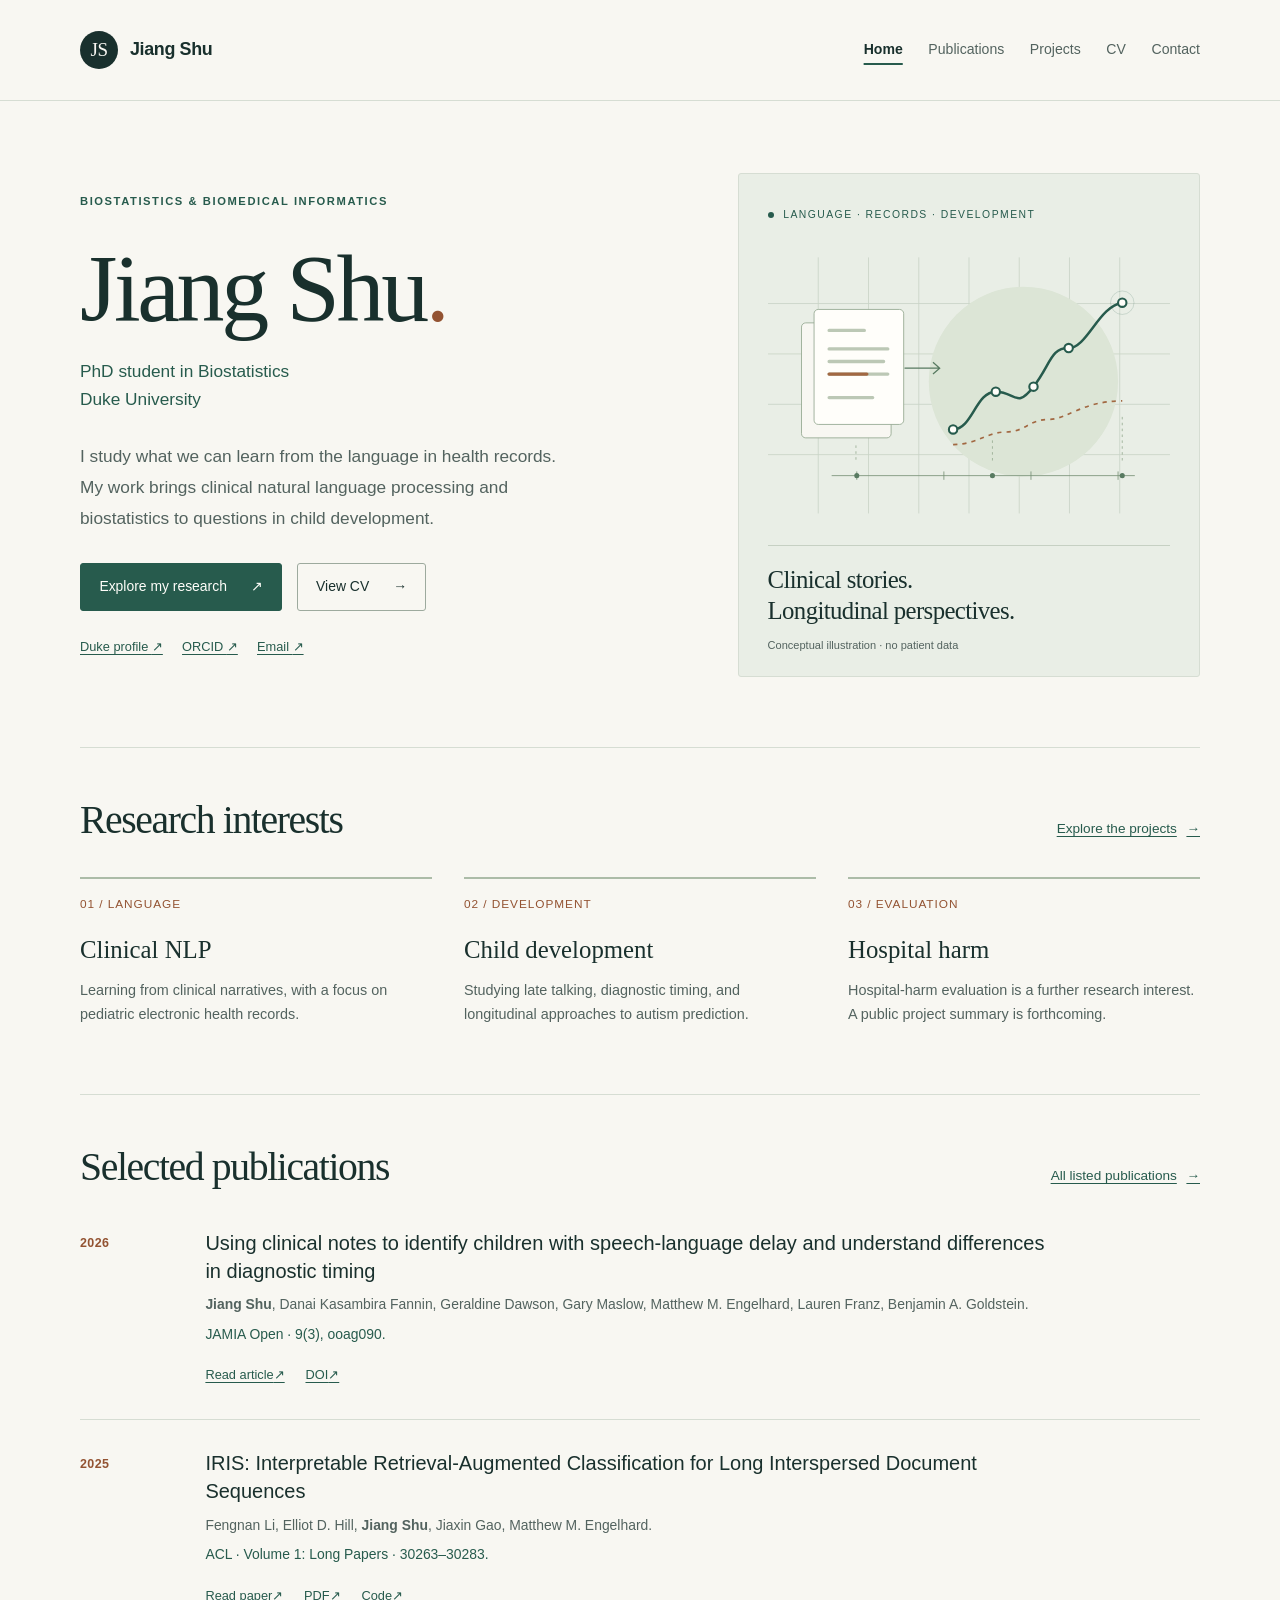
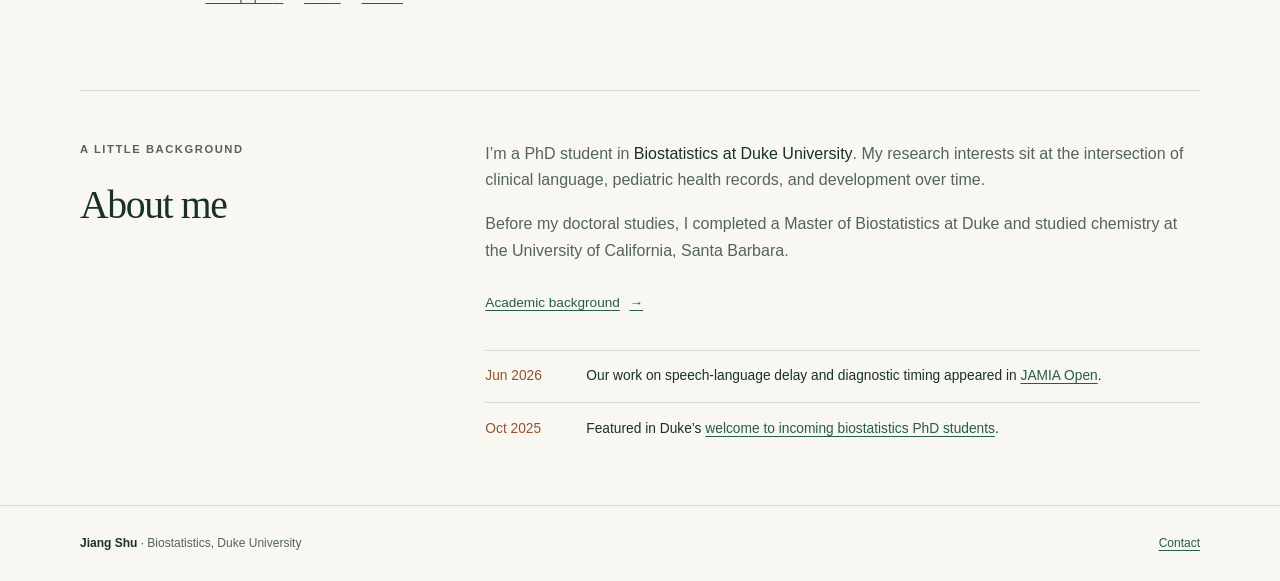
<file: index.html>
<!doctype html>
<html lang="en">
<head>
  <meta charset="utf-8">
  <meta name="viewport" content="width=device-width, initial-scale=1">
  <title>Jiang Shu | Biostatistics &amp; Clinical NLP</title>
  <meta name="description" content="Jiang Shu is a biostatistics PhD student at Duke University studying clinical language and pediatric electronic health records.">
  <meta name="theme-color" content="#f8f7f2">
  <link rel="icon" href="assets/favicon.svg" type="image/svg+xml">
  <link rel="stylesheet" href="assets/site.css">
</head>
<body>
  <a class="skip-link" href="#main">Skip to content</a>
  <header class="site-header">
    <div class="wrap header-inner">
      <a class="brand" href="index.html"><span class="monogram" aria-hidden="true">JS</span> Jiang Shu</a>
      <nav aria-label="Main navigation"><ul class="nav-links"><li><a href="index.html" aria-current="page">Home</a></li><li><a href="publications.html">Publications</a></li><li><a href="projects.html">Projects</a></li><li><a href="cv.html">CV</a></li><li><a href="contact.html">Contact</a></li></ul></nav>
    </div>
  </header>
  <main id="main" tabindex="-1" class="wrap">

    <section class="hero" aria-labelledby="hero-title">
      <div>
        <p class="eyebrow">Biostatistics &amp; biomedical informatics</p>
        <h1 id="hero-title">Jiang Shu<span style="color:var(--rust)">.</span></h1>
        <p class="role">PhD student in Biostatistics<br>Duke University</p>
        <p class="intro">I study what we can learn from the language in health records. My work brings clinical natural language processing and biostatistics to questions in child development.</p>
        <div class="actions"><a class="button" href="projects.html">Explore my research <span aria-hidden="true">↗</span></a><a class="button secondary" href="cv.html">View CV <span aria-hidden="true">→</span></a></div>
        <div class="profile-links"><a href="https://scholars.duke.edu/person/Jiang.Shu/">Duke profile <span aria-hidden="true">↗</span></a><a href="https://orcid.org/0009-0005-3137-064X">ORCID <span aria-hidden="true">↗</span></a><a href="mailto:jiang.shu@duke.edu">Email <span aria-hidden="true">↗</span></a></div>
      </div>
      <figure class="visual">
        <div class="visual-kicker"><span class="dot" aria-hidden="true"></span> Language · Records · Development</div>
        <img src="assets/research-illustration.svg" width="480" height="330" alt="">
        <figcaption><p class="visual-quote">Clinical stories.<br>Longitudinal perspectives.</p><p class="visual-note">Conceptual illustration · no patient data</p></figcaption>
      </figure>
    </section>
    <section class="section" aria-labelledby="research-heading">
      <div class="section-heading"><h2 id="research-heading">Research interests</h2><a class="text-link" href="projects.html">Explore the projects <span aria-hidden="true">→</span></a></div>
      <div class="research-grid">
        <article class="research-card"><span class="number">01 / LANGUAGE</span><h3><a href="projects.html#clinical-nlp">Clinical NLP</a></h3><p>Learning from clinical narratives, with a focus on pediatric electronic health records.</p></article>
        <article class="research-card"><span class="number">02 / DEVELOPMENT</span><h3><a href="projects.html#late-talking">Child development</a></h3><p>Studying late talking, diagnostic timing, and longitudinal approaches to autism prediction.</p></article>
        <article class="research-card"><span class="number">03 / EVALUATION</span><h3><a href="projects.html#hospital-harm">Hospital harm</a></h3><p>Hospital-harm evaluation is a further research interest. A public project summary is forthcoming.</p></article>
      </div>
    </section>
    <section class="section" aria-labelledby="work-heading">
      <div class="section-heading"><h2 id="work-heading">Selected publications</h2><a class="text-link" href="publications.html">All listed publications <span aria-hidden="true">→</span></a></div>
      <ol class="pub-list"><li class="pub" id="speech-language-delay">
  <div class="pub-year">2026</div><article>
    <h3><a href="https://academic.oup.com/jamiaopen/article/9/3/ooag090/8707577">Using clinical notes to identify children with speech-language delay and understand differences in diagnostic timing</a></h3>
    <p><strong>Jiang Shu</strong>, Danai Kasambira Fannin, Geraldine Dawson, Gary Maslow, Matthew M. Engelhard, Lauren Franz, Benjamin A. Goldstein.</p><p class="venue">JAMIA Open · 9(3), ooag090.</p>

    <div class="pub-links"><a href="https://academic.oup.com/jamiaopen/article/9/3/ooag090/8707577">Read article <span aria-hidden="true">↗</span></a><a href="https://doi.org/10.1093/jamiaopen/ooag090">DOI <span aria-hidden="true">↗</span></a></div>
  </article></li><li class="pub" id="iris">
  <div class="pub-year">2025</div><article>
    <h3><a href="https://aclanthology.org/2025.acl-long.1461/">IRIS: Interpretable Retrieval-Augmented Classification for Long Interspersed Document Sequences</a></h3>
    <p>Fengnan Li, Elliot D. Hill, <strong>Jiang Shu</strong>, Jiaxin Gao, Matthew M. Engelhard.</p><p class="venue">ACL · Volume 1: Long Papers · 30263–30283.</p>

    <div class="pub-links"><a href="https://aclanthology.org/2025.acl-long.1461/">Read paper <span aria-hidden="true">↗</span></a><a href="https://aclanthology.org/2025.acl-long.1461.pdf">PDF <span aria-hidden="true">↗</span></a><a href="https://github.com/engelhard-lab/iris">Code <span aria-hidden="true">↗</span></a></div>
  </article></li></ol>
    </section>
    <section class="section about-grid" aria-labelledby="about-heading">
      <div><p class="eyebrow">A little background</p><h2 id="about-heading">About me</h2></div>
      <div><p>I’m a PhD student in <strong>Biostatistics at Duke University</strong>. My research interests sit at the intersection of clinical language, pediatric health records, and development over time.</p><p>Before my doctoral studies, I completed a Master of Biostatistics at Duke and studied chemistry at the University of California, Santa Barbara.</p><a class="text-link" href="cv.html">Academic background <span aria-hidden="true">→</span></a>
        <ul class="news-list"><li><time datetime="2026-06">Jun 2026</time><span>Our work on speech-language delay and diagnostic timing appeared in <a href="https://academic.oup.com/jamiaopen/article/9/3/ooag090/8707577">JAMIA Open</a>.</span></li><li><time datetime="2025-10">Oct 2025</time><span>Featured in Duke’s <a href="https://biostat.duke.edu/news/welcome-biostatistics-phd-students">welcome to incoming biostatistics PhD students</a>.</span></li></ul>
      </div>
    </section>
  </main>
  <footer class="site-footer">
    <div class="wrap footer-inner">
      <span><span class="footer-brand">Jiang Shu</span> · Biostatistics, Duke University</span>
      <div class="footer-links"><a href="contact.html">Contact</a></div>
    </div>
  </footer>
</body>
</html>
</file>
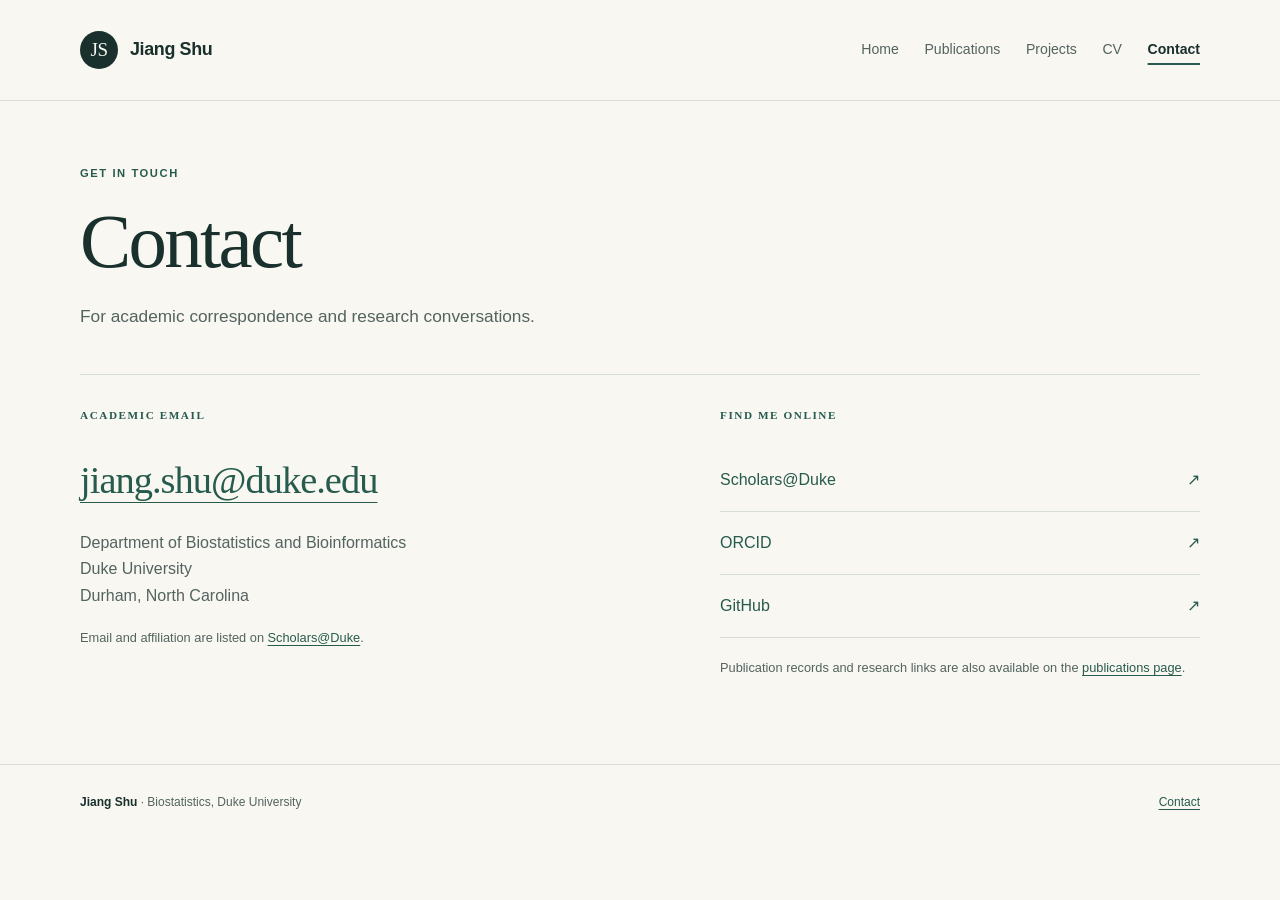
<file: contact.html>
<!doctype html>
<html lang="en">
<head>
  <meta charset="utf-8">
  <meta name="viewport" content="width=device-width, initial-scale=1">
  <title>Contact | Jiang Shu</title>
  <meta name="description" content="Academic contact information and verified public profiles for Jiang Shu at Duke University.">
  <meta name="theme-color" content="#f8f7f2">
  <link rel="icon" href="assets/favicon.svg" type="image/svg+xml">
  <link rel="stylesheet" href="assets/site.css">
</head>
<body>
  <a class="skip-link" href="#main">Skip to content</a>
  <header class="site-header">
    <div class="wrap header-inner">
      <a class="brand" href="index.html"><span class="monogram" aria-hidden="true">JS</span> Jiang Shu</a>
      <nav aria-label="Main navigation"><ul class="nav-links"><li><a href="index.html">Home</a></li><li><a href="publications.html">Publications</a></li><li><a href="projects.html">Projects</a></li><li><a href="cv.html">CV</a></li><li><a href="contact.html" aria-current="page">Contact</a></li></ul></nav>
    </div>
  </header>
  <main id="main" tabindex="-1" class="wrap">
<header class="page-heading"><p class="eyebrow">Get in touch</p><h1>Contact</h1><p class="intro">For academic correspondence and research conversations.</p></header>
    <div class="page-body contact-grid">
      <section aria-labelledby="email-heading"><h2 id="email-heading" class="eyebrow">Academic email</h2><p><a class="email" href="mailto:jiang.shu@duke.edu">jiang.shu@duke.edu</a></p><p>Department of Biostatistics and Bioinformatics<br>Duke University<br>Durham, North Carolina</p><p class="small">Email and affiliation are listed on <a href="https://scholars.duke.edu/person/Jiang.Shu/">Scholars@Duke</a>.</p></section>
      <section aria-labelledby="profiles-heading"><h2 id="profiles-heading" class="eyebrow">Find me online</h2><ul class="contact-links"><li><a href="https://scholars.duke.edu/person/Jiang.Shu/">Scholars@Duke <span aria-hidden="true">↗</span></a></li><li><a href="https://orcid.org/0009-0005-3137-064X">ORCID <span aria-hidden="true">↗</span></a></li><li><a href="https://github.com/js6666666">GitHub <span aria-hidden="true">↗</span></a></li></ul><p class="small" style="margin-top:1.2rem">Publication records and research links are also available on the <a href="publications.html">publications page</a>.</p></section>
    </div>
  </main>
  <footer class="site-footer">
    <div class="wrap footer-inner">
      <span><span class="footer-brand">Jiang Shu</span> · Biostatistics, Duke University</span>
      <div class="footer-links"><a href="contact.html">Contact</a></div>
    </div>
  </footer>
</body>
</html>
</file>
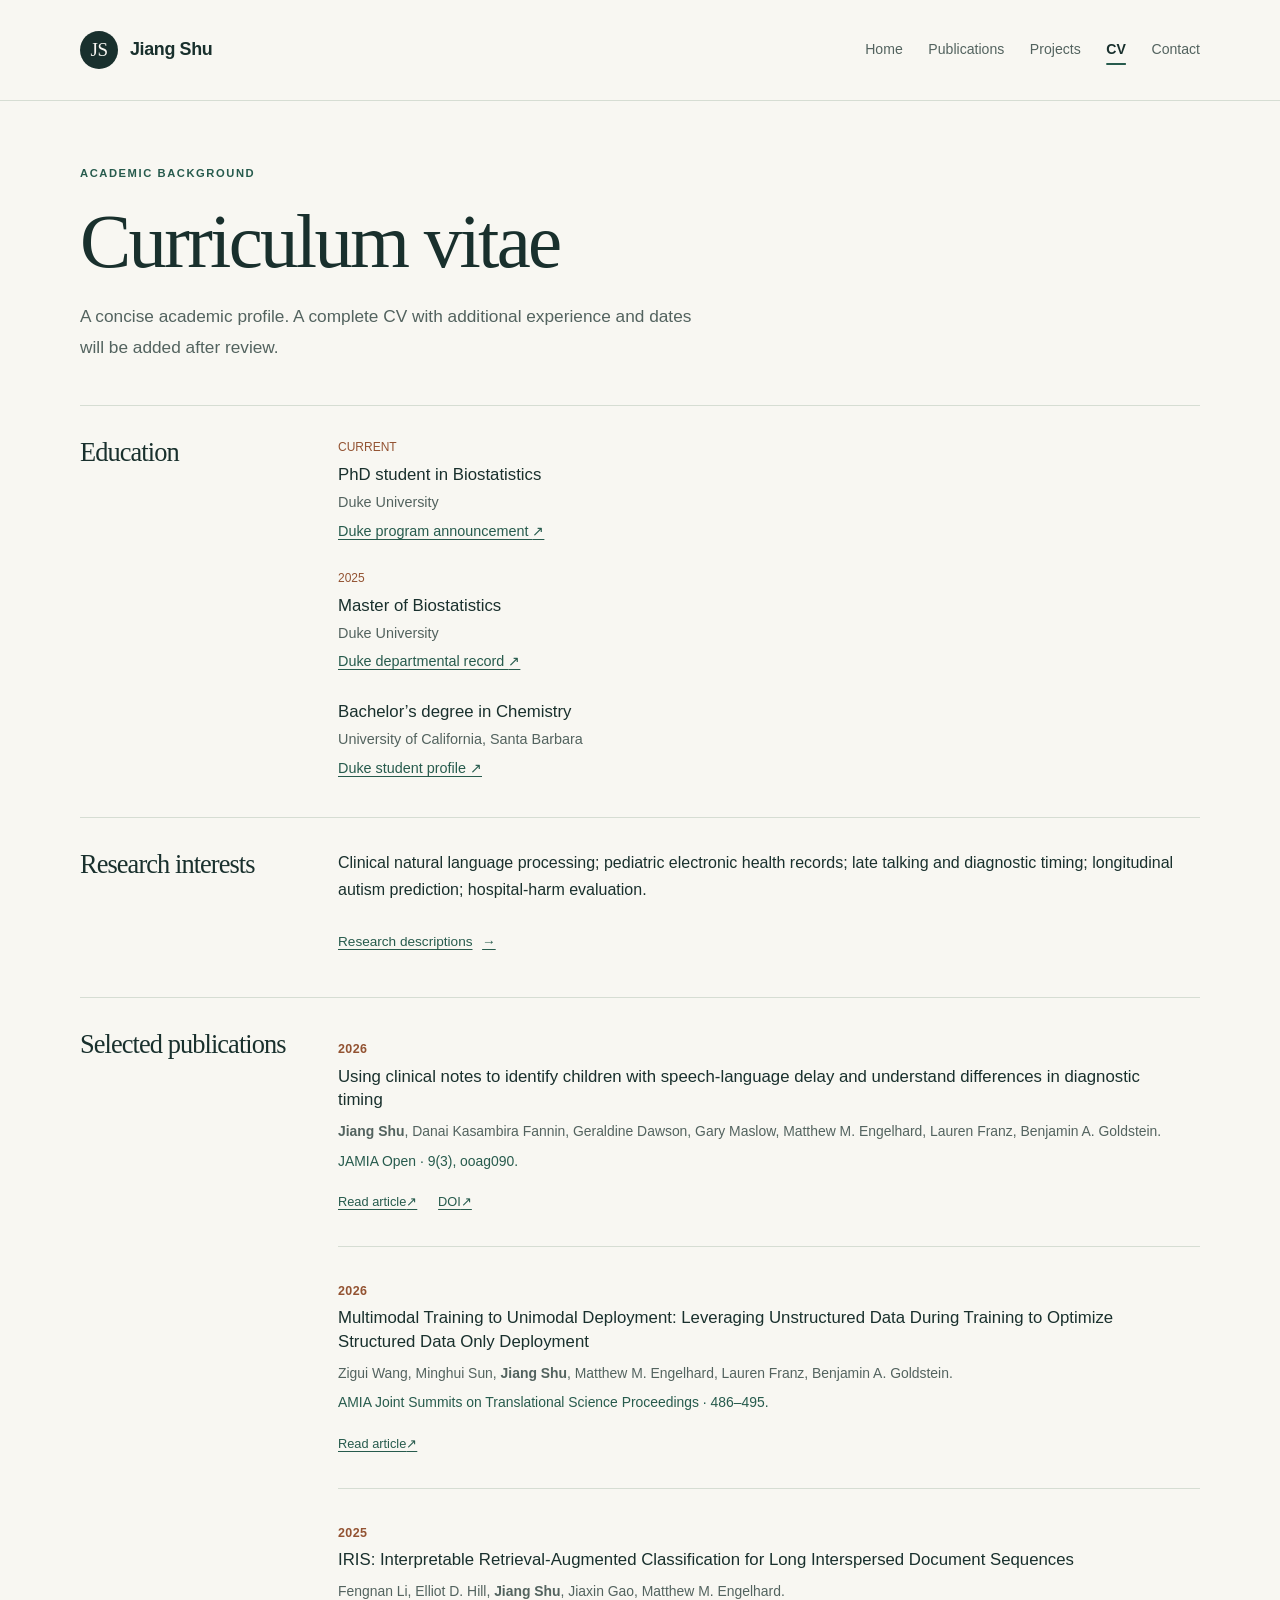
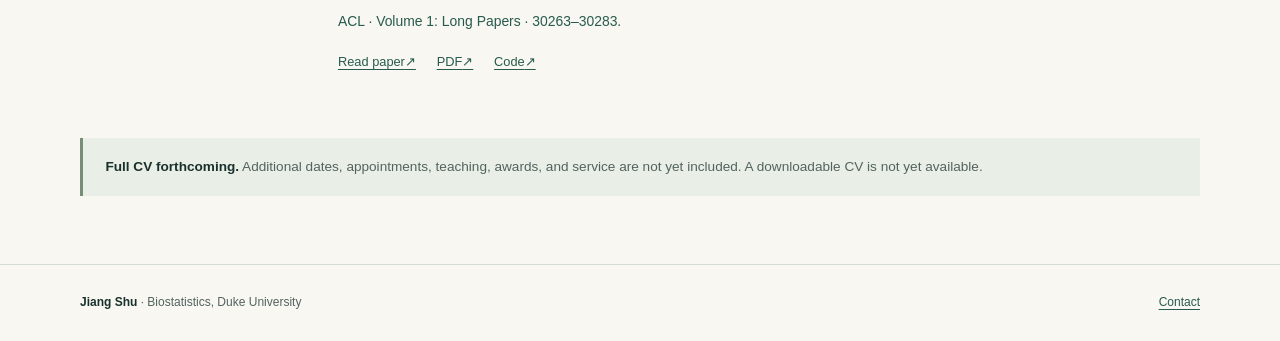
<file: cv.html>
<!doctype html>
<html lang="en">
<head>
  <meta charset="utf-8">
  <meta name="viewport" content="width=device-width, initial-scale=1">
  <title>Curriculum Vitae | Jiang Shu</title>
  <meta name="description" content="A concise academic profile of Jiang Shu, biostatistics PhD student at Duke University.">
  <meta name="theme-color" content="#f8f7f2">
  <link rel="icon" href="assets/favicon.svg" type="image/svg+xml">
  <link rel="stylesheet" href="assets/site.css">
</head>
<body>
  <a class="skip-link" href="#main">Skip to content</a>
  <header class="site-header">
    <div class="wrap header-inner">
      <a class="brand" href="index.html"><span class="monogram" aria-hidden="true">JS</span> Jiang Shu</a>
      <nav aria-label="Main navigation"><ul class="nav-links"><li><a href="index.html">Home</a></li><li><a href="publications.html">Publications</a></li><li><a href="projects.html">Projects</a></li><li><a href="cv.html" aria-current="page">CV</a></li><li><a href="contact.html">Contact</a></li></ul></nav>
    </div>
  </header>
  <main id="main" tabindex="-1" class="wrap">
<header class="page-heading"><p class="eyebrow">Academic background</p><h1>Curriculum vitae</h1><p class="intro">A concise academic profile. A complete CV with additional experience and dates will be added after review.</p></header>
    <div class="page-body">
      <section class="cv-section" aria-labelledby="education-heading"><h2 id="education-heading">Education</h2><div>
        <article class="cv-entry"><p class="date">CURRENT</p><h3>PhD student in Biostatistics</h3><p>Duke University</p><p><a href="https://biostat.duke.edu/news/welcome-biostatistics-phd-students">Duke program announcement <span aria-hidden="true">↗</span></a></p></article>
        <article class="cv-entry"><p class="date">2025</p><h3>Master of Biostatistics</h3><p>Duke University</p><p><a href="https://biostat.duke.edu/goldstein-lab">Duke departmental record <span aria-hidden="true">↗</span></a></p></article>
        <article class="cv-entry"><h3>Bachelor’s degree in Chemistry</h3><p>University of California, Santa Barbara</p><p><a href="https://biostat.duke.edu/blog/student-spotlight-jiang-shu">Duke student profile <span aria-hidden="true">↗</span></a></p></article>
      </div></section>
      <section class="cv-section" aria-labelledby="interests-heading"><h2 id="interests-heading">Research interests</h2><div><p>Clinical natural language processing; pediatric electronic health records; late talking and diagnostic timing; longitudinal autism prediction; hospital-harm evaluation.</p><a class="text-link" href="projects.html">Research descriptions <span aria-hidden="true">→</span></a></div></section>
      <section class="cv-section" aria-labelledby="cv-pubs-heading"><h2 id="cv-pubs-heading">Selected publications</h2><ol class="pub-list"><li class="pub" id="speech-language-delay">
  <div class="pub-year">2026</div><article>
    <h3><a href="https://academic.oup.com/jamiaopen/article/9/3/ooag090/8707577">Using clinical notes to identify children with speech-language delay and understand differences in diagnostic timing</a></h3>
    <p><strong>Jiang Shu</strong>, Danai Kasambira Fannin, Geraldine Dawson, Gary Maslow, Matthew M. Engelhard, Lauren Franz, Benjamin A. Goldstein.</p><p class="venue">JAMIA Open · 9(3), ooag090.</p>

    <div class="pub-links"><a href="https://academic.oup.com/jamiaopen/article/9/3/ooag090/8707577">Read article <span aria-hidden="true">↗</span></a><a href="https://doi.org/10.1093/jamiaopen/ooag090">DOI <span aria-hidden="true">↗</span></a></div>
  </article></li><li class="pub" id="multimodal-learning">
  <div class="pub-year">2026</div><article>
    <h3><a href="https://pmc.ncbi.nlm.nih.gov/articles/PMC13274334/">Multimodal Training to Unimodal Deployment: Leveraging Unstructured Data During Training to Optimize Structured Data Only Deployment</a></h3>
    <p>Zigui Wang, Minghui Sun, <strong>Jiang Shu</strong>, Matthew M. Engelhard, Lauren Franz, Benjamin A. Goldstein.</p><p class="venue">AMIA Joint Summits on Translational Science Proceedings · 486–495.</p>

    <div class="pub-links"><a href="https://pmc.ncbi.nlm.nih.gov/articles/PMC13274334/">Read article <span aria-hidden="true">↗</span></a></div>
  </article></li><li class="pub" id="iris">
  <div class="pub-year">2025</div><article>
    <h3><a href="https://aclanthology.org/2025.acl-long.1461/">IRIS: Interpretable Retrieval-Augmented Classification for Long Interspersed Document Sequences</a></h3>
    <p>Fengnan Li, Elliot D. Hill, <strong>Jiang Shu</strong>, Jiaxin Gao, Matthew M. Engelhard.</p><p class="venue">ACL · Volume 1: Long Papers · 30263–30283.</p>

    <div class="pub-links"><a href="https://aclanthology.org/2025.acl-long.1461/">Read paper <span aria-hidden="true">↗</span></a><a href="https://aclanthology.org/2025.acl-long.1461.pdf">PDF <span aria-hidden="true">↗</span></a><a href="https://github.com/engelhard-lab/iris">Code <span aria-hidden="true">↗</span></a></div>
  </article></li></ol></section>
      <aside class="note" aria-label="CV status"><p><strong>Full CV forthcoming.</strong> Additional dates, appointments, teaching, awards, and service are not yet included. A downloadable CV is not yet available.</p></aside>
    </div>
  </main>
  <footer class="site-footer">
    <div class="wrap footer-inner">
      <span><span class="footer-brand">Jiang Shu</span> · Biostatistics, Duke University</span>
      <div class="footer-links"><a href="contact.html">Contact</a></div>
    </div>
  </footer>
</body>
</html>
</file>
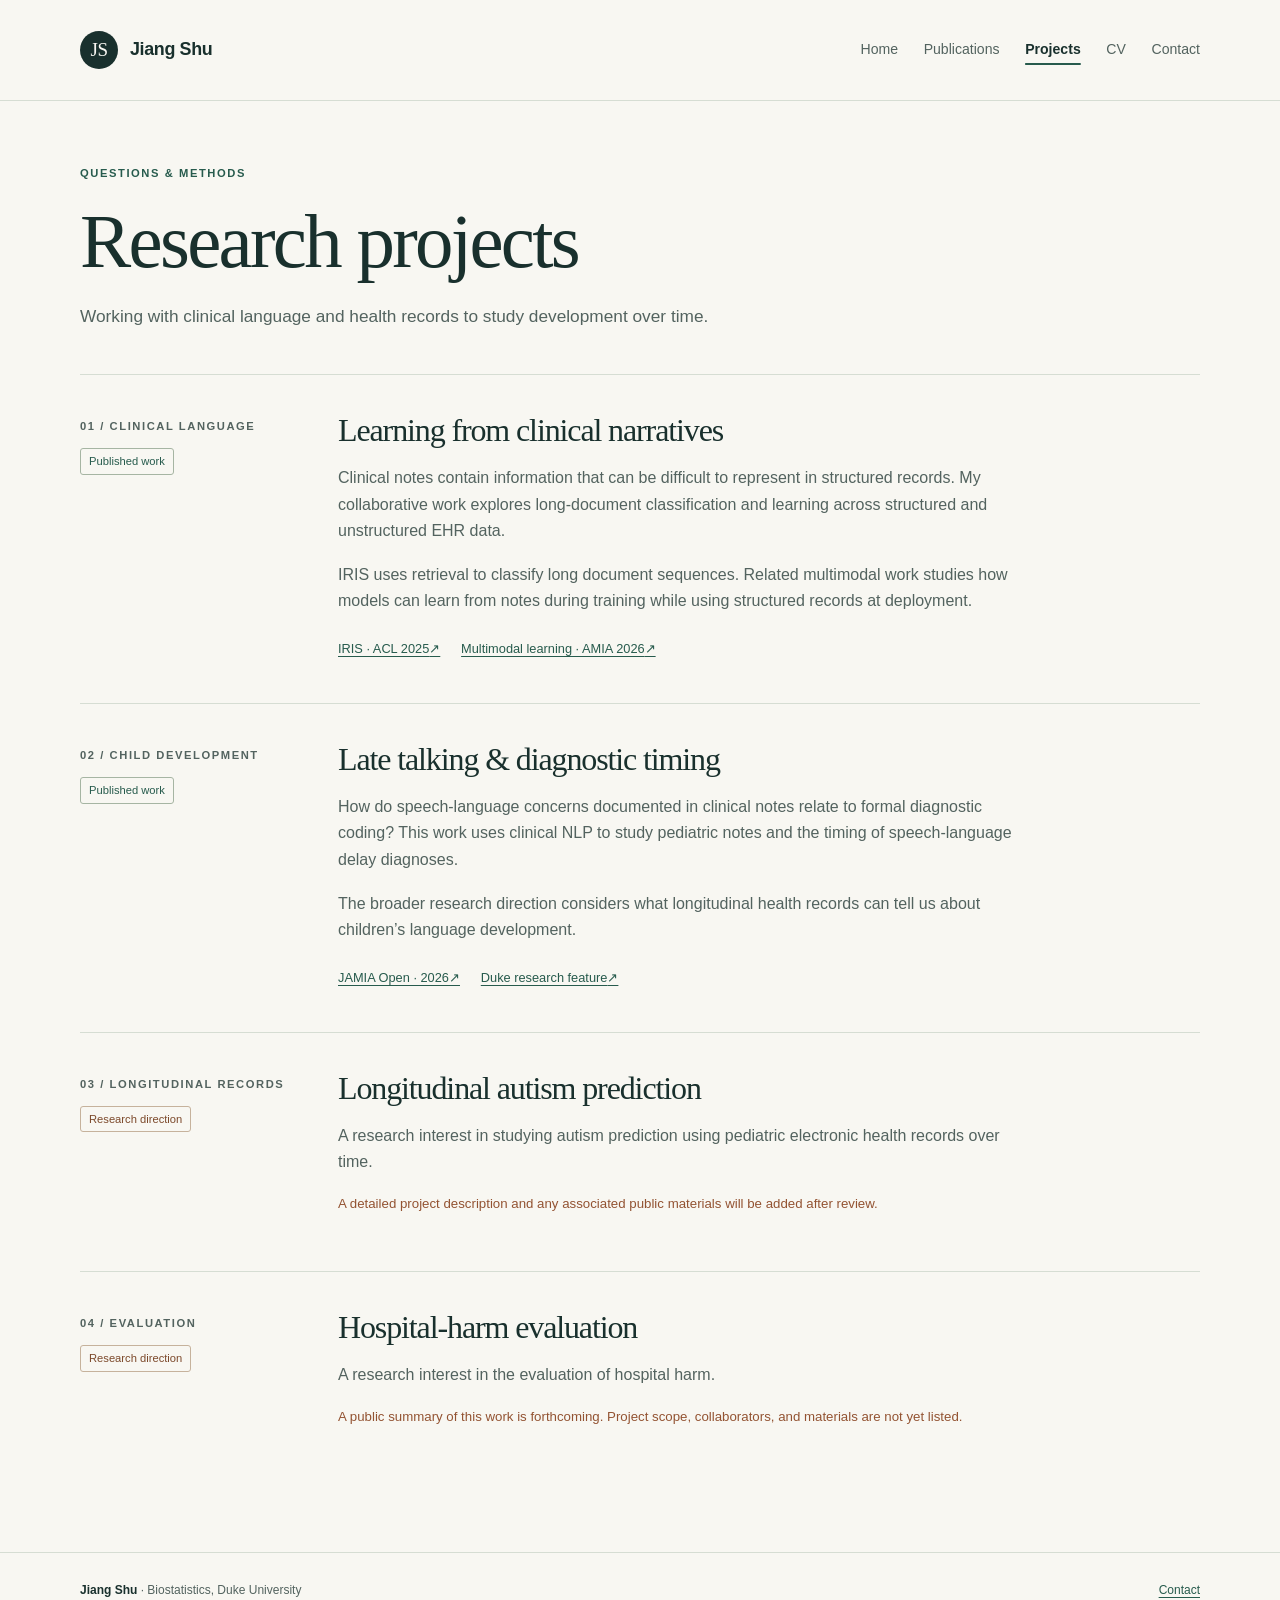
<file: projects.html>
<!doctype html>
<html lang="en">
<head>
  <meta charset="utf-8">
  <meta name="viewport" content="width=device-width, initial-scale=1">
  <title>Projects | Jiang Shu</title>
  <meta name="description" content="Research directions in pediatric clinical NLP, late talking, longitudinal autism prediction, and hospital-harm evaluation.">
  <meta name="theme-color" content="#f8f7f2">
  <link rel="icon" href="assets/favicon.svg" type="image/svg+xml">
  <link rel="stylesheet" href="assets/site.css">
</head>
<body>
  <a class="skip-link" href="#main">Skip to content</a>
  <header class="site-header">
    <div class="wrap header-inner">
      <a class="brand" href="index.html"><span class="monogram" aria-hidden="true">JS</span> Jiang Shu</a>
      <nav aria-label="Main navigation"><ul class="nav-links"><li><a href="index.html">Home</a></li><li><a href="publications.html">Publications</a></li><li><a href="projects.html" aria-current="page">Projects</a></li><li><a href="cv.html">CV</a></li><li><a href="contact.html">Contact</a></li></ul></nav>
    </div>
  </header>
  <main id="main" tabindex="-1" class="wrap">
<header class="page-heading"><p class="eyebrow">Questions &amp; methods</p><h1>Research projects</h1><p class="intro">Working with clinical language and health records to study development over time.</p></header>
    <div class="page-body">
      <section class="project" id="clinical-nlp" aria-labelledby="nlp-title"><div><p class="eyebrow">01 / Clinical language</p><span class="tag">Published work</span></div><div><h2 id="nlp-title">Learning from clinical narratives</h2><p>Clinical notes contain information that can be difficult to represent in structured records. My collaborative work explores long-document classification and learning across structured and unstructured EHR data.</p><p>IRIS uses retrieval to classify long document sequences. Related multimodal work studies how models can learn from notes during training while using structured records at deployment.</p><div class="pub-links"><a href="publications.html#iris">IRIS · ACL 2025 <span aria-hidden="true">↗</span></a><a href="publications.html#multimodal-learning">Multimodal learning · AMIA 2026 <span aria-hidden="true">↗</span></a></div></div></section>
      <section class="project" id="late-talking" aria-labelledby="late-title"><div><p class="eyebrow">02 / Child development</p><span class="tag">Published work</span></div><div><h2 id="late-title">Late talking &amp; diagnostic timing</h2><p>How do speech-language concerns documented in clinical notes relate to formal diagnostic coding? This work uses clinical NLP to study pediatric notes and the timing of speech-language delay diagnoses.</p><p>The broader research direction considers what longitudinal health records can tell us about children’s language development.</p><div class="pub-links"><a href="publications.html#speech-language-delay">JAMIA Open · 2026 <span aria-hidden="true">↗</span></a><a href="https://autismcenter.duke.edu/news/revealing-stories-late-talking-children-embedded-electronic-health-records">Duke research feature <span aria-hidden="true">↗</span></a></div></div></section>
      <section class="project" id="autism-prediction" aria-labelledby="autism-title"><div><p class="eyebrow">03 / Longitudinal records</p><span class="tag pending">Research direction</span></div><div><h2 id="autism-title">Longitudinal autism prediction</h2><p>A research interest in studying autism prediction using pediatric electronic health records over time.</p><p class="scope">A detailed project description and any associated public materials will be added after review.</p></div></section>
      <section class="project" id="hospital-harm" aria-labelledby="harm-title"><div><p class="eyebrow">04 / Evaluation</p><span class="tag pending">Research direction</span></div><div><h2 id="harm-title">Hospital-harm evaluation</h2><p>A research interest in the evaluation of hospital harm.</p><p class="scope">A public summary of this work is forthcoming. Project scope, collaborators, and materials are not yet listed.</p></div></section>
    </div>
  </main>
  <footer class="site-footer">
    <div class="wrap footer-inner">
      <span><span class="footer-brand">Jiang Shu</span> · Biostatistics, Duke University</span>
      <div class="footer-links"><a href="contact.html">Contact</a></div>
    </div>
  </footer>
</body>
</html>
</file>
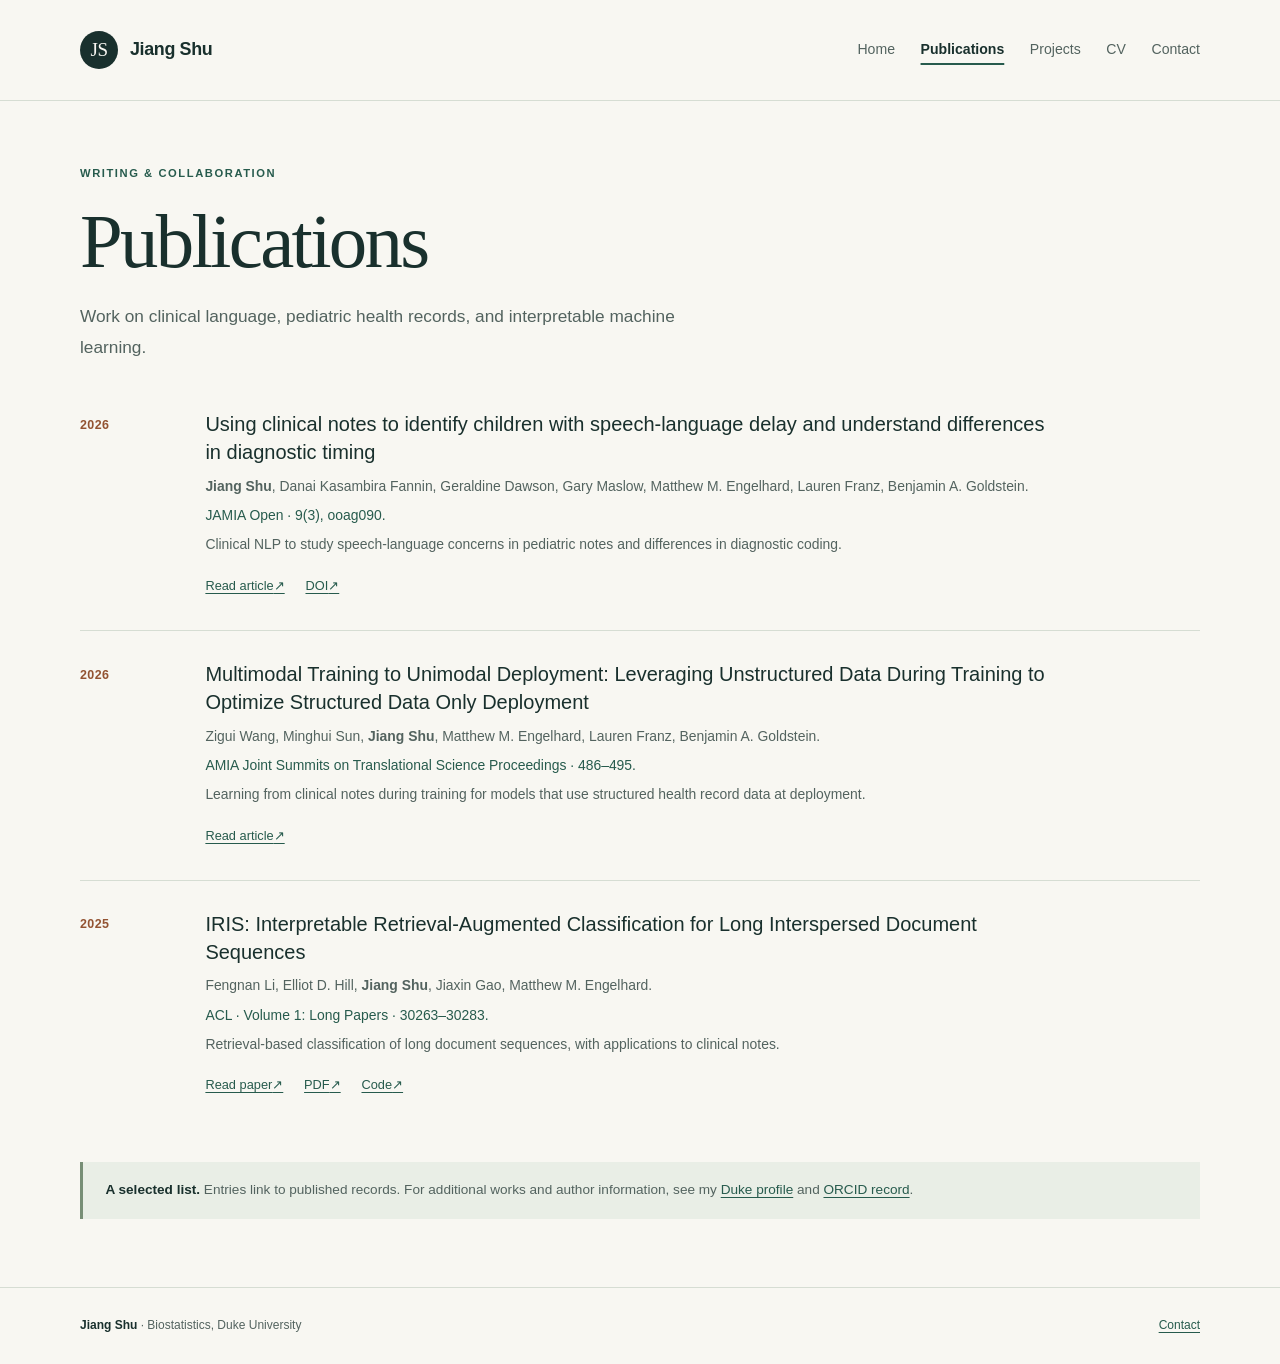
<file: publications.html>
<!doctype html>
<html lang="en">
<head>
  <meta charset="utf-8">
  <meta name="viewport" content="width=device-width, initial-scale=1">
  <title>Publications | Jiang Shu</title>
  <meta name="description" content="Selected publications by Jiang Shu in clinical NLP, pediatric health records, and interpretable machine learning.">
  <meta name="theme-color" content="#f8f7f2">
  <link rel="icon" href="assets/favicon.svg" type="image/svg+xml">
  <link rel="stylesheet" href="assets/site.css">
</head>
<body>
  <a class="skip-link" href="#main">Skip to content</a>
  <header class="site-header">
    <div class="wrap header-inner">
      <a class="brand" href="index.html"><span class="monogram" aria-hidden="true">JS</span> Jiang Shu</a>
      <nav aria-label="Main navigation"><ul class="nav-links"><li><a href="index.html">Home</a></li><li><a href="publications.html" aria-current="page">Publications</a></li><li><a href="projects.html">Projects</a></li><li><a href="cv.html">CV</a></li><li><a href="contact.html">Contact</a></li></ul></nav>
    </div>
  </header>
  <main id="main" tabindex="-1" class="wrap">
<header class="page-heading"><p class="eyebrow">Writing &amp; collaboration</p><h1>Publications</h1><p class="intro">Work on clinical language, pediatric health records, and interpretable machine learning.</p></header>
    <div class="page-body"><ol class="pub-list"><li class="pub" id="speech-language-delay">
  <div class="pub-year">2026</div><article>
    <h2><a href="https://academic.oup.com/jamiaopen/article/9/3/ooag090/8707577">Using clinical notes to identify children with speech-language delay and understand differences in diagnostic timing</a></h2>
    <p><strong>Jiang Shu</strong>, Danai Kasambira Fannin, Geraldine Dawson, Gary Maslow, Matthew M. Engelhard, Lauren Franz, Benjamin A. Goldstein.</p><p class="venue">JAMIA Open · 9(3), ooag090.</p>
    <p>Clinical NLP to study speech-language concerns in pediatric notes and differences in diagnostic coding.</p>
    <div class="pub-links"><a href="https://academic.oup.com/jamiaopen/article/9/3/ooag090/8707577">Read article <span aria-hidden="true">↗</span></a><a href="https://doi.org/10.1093/jamiaopen/ooag090">DOI <span aria-hidden="true">↗</span></a></div>
  </article></li><li class="pub" id="multimodal-learning">
  <div class="pub-year">2026</div><article>
    <h2><a href="https://pmc.ncbi.nlm.nih.gov/articles/PMC13274334/">Multimodal Training to Unimodal Deployment: Leveraging Unstructured Data During Training to Optimize Structured Data Only Deployment</a></h2>
    <p>Zigui Wang, Minghui Sun, <strong>Jiang Shu</strong>, Matthew M. Engelhard, Lauren Franz, Benjamin A. Goldstein.</p><p class="venue">AMIA Joint Summits on Translational Science Proceedings · 486–495.</p>
    <p>Learning from clinical notes during training for models that use structured health record data at deployment.</p>
    <div class="pub-links"><a href="https://pmc.ncbi.nlm.nih.gov/articles/PMC13274334/">Read article <span aria-hidden="true">↗</span></a></div>
  </article></li><li class="pub" id="iris">
  <div class="pub-year">2025</div><article>
    <h2><a href="https://aclanthology.org/2025.acl-long.1461/">IRIS: Interpretable Retrieval-Augmented Classification for Long Interspersed Document Sequences</a></h2>
    <p>Fengnan Li, Elliot D. Hill, <strong>Jiang Shu</strong>, Jiaxin Gao, Matthew M. Engelhard.</p><p class="venue">ACL · Volume 1: Long Papers · 30263–30283.</p>
    <p>Retrieval-based classification of long document sequences, with applications to clinical notes.</p>
    <div class="pub-links"><a href="https://aclanthology.org/2025.acl-long.1461/">Read paper <span aria-hidden="true">↗</span></a><a href="https://aclanthology.org/2025.acl-long.1461.pdf">PDF <span aria-hidden="true">↗</span></a><a href="https://github.com/engelhard-lab/iris">Code <span aria-hidden="true">↗</span></a></div>
  </article></li></ol>
      <aside class="note publication-note" aria-label="Publication list status"><p><strong>A selected list.</strong> Entries link to published records. For additional works and author information, see my <a href="https://scholars.duke.edu/person/Jiang.Shu/">Duke profile</a> and <a href="https://orcid.org/0009-0005-3137-064X">ORCID record</a>.</p></aside>
    </div>
  </main>
  <footer class="site-footer">
    <div class="wrap footer-inner">
      <span><span class="footer-brand">Jiang Shu</span> · Biostatistics, Duke University</span>
      <div class="footer-links"><a href="contact.html">Contact</a></div>
    </div>
  </footer>
</body>
</html>
</file>
<file: assets/site.css>
:root {
  color-scheme: light;
  --paper: #f8f7f2;
  --white: #fffefa;
  --ink: #19302d;
  --muted: #53635f;
  --green: #275b4d;
  --wash: #e9eee6;
  --line: #d6ddd3;
  --rust: #935332;
  --serif: "Iowan Old Style", "Palatino Linotype", "Book Antiqua", Georgia, serif;
  --sans: "Avenir Next", Avenir, -apple-system, BlinkMacSystemFont, "Segoe UI", sans-serif;
}
* { box-sizing: border-box; }
html { scroll-behavior: smooth; scroll-padding-top: 2rem; }
body { margin: 0; color: var(--ink); background: var(--paper); font: 16px/1.65 var(--sans); }
a { color: var(--green); text-underline-offset: .23em; text-decoration-thickness: 1px; }
a:hover { color: var(--rust); }
a:focus-visible, summary:focus-visible { outline: 3px solid var(--rust); outline-offset: 5px; border-radius: 2px; }
::selection { background: #d4e2cf; color: var(--ink); }
h1, h2, h3, p { margin-top: 0; }
h1, h2, h3 { font-weight: 500; overflow-wrap: anywhere; }
h1, h2 { font-family: var(--serif); line-height: 1.12; letter-spacing: -.035em; }
h1 { font-size: clamp(3rem, 6vw, 5.2rem); margin-bottom: 1.3rem; }
h2 { font-size: clamp(2rem, 3.1vw, 2.6rem); margin-bottom: 1rem; }
h3 { font-size: 1.25rem; line-height: 1.4; }
p { margin-bottom: 1.1rem; }
svg { display: block; max-width: 100%; }
.wrap { width: min(1120px, calc(100% - 80px)); margin-inline: auto; }
.skip-link { position: absolute; top: -100px; left: 1rem; padding: .7rem 1rem; background: var(--ink); color: white; z-index: 5; }
.skip-link:focus { top: 1rem; }
.site-header { border-bottom: 1px solid var(--line); }
.header-inner { min-height: 100px; display: flex; align-items: center; justify-content: space-between; gap: 2rem; }
.brand { display: inline-flex; align-items: center; gap: 12px; color: var(--ink); text-decoration: none; font-weight: 600; letter-spacing: -.02em; font-size: 1.12rem; }
.monogram { display: grid; place-items: center; width: 38px; height: 38px; background: var(--ink); color: var(--paper); font: 19px var(--serif); border-radius: 50%; }
.nav-links { display: flex; flex-wrap: wrap; gap: 1.6rem; padding: 0; margin: 0; list-style: none; }
.nav-links a { display: inline-flex; align-items: center; min-height: 44px; text-decoration: none; color: var(--muted); font-size: .88rem; }
.nav-links a[aria-current="page"] { color: var(--ink); font-weight: 600; text-decoration: underline; text-decoration-color: var(--green); text-decoration-thickness: 2px; text-underline-offset: .65em; }
.nav-links a:hover { color: var(--rust); }
.eyebrow { display: block; font-size: .7rem; text-transform: uppercase; letter-spacing: .14em; font-weight: 600; line-height: 1.6; color: var(--green); margin-bottom: 1.5rem; }
.hero { display: grid; grid-template-columns: 1.25fr 1fr; align-items: center; gap: 5rem; padding-block: 72px 70px; }
.hero h1 { font-size: clamp(4rem, 7.5vw, 6.3rem); margin: 0 0 .9rem; }
.role { font-size: 1.08rem; color: var(--green); margin-bottom: 1.7rem; }
.intro { max-width: 40rem; font-size: 1.08rem; color: var(--muted); line-height: 1.8; }
.hero .intro { max-width: 31rem; }
.actions { display: flex; flex-wrap: wrap; gap: .9rem; align-items: center; margin-top: 1.8rem; }
.button { display: inline-flex; gap: 1.5rem; align-items: center; justify-content: center; min-height: 48px; padding: .65rem 1.15rem; background: var(--green); color: var(--white); border: 1px solid var(--green); border-radius: 3px; text-decoration: none; font-size: .87rem; font-weight: 500; }
.button:hover { background: var(--ink); color: white; }
.button.secondary { background: transparent; color: var(--ink); border-color: #9daa9e; }
.button.secondary:hover { background: var(--wash); }
.profile-links { display: flex; flex-wrap: wrap; gap: 1.2rem; margin: 1.6rem 0 0; font-size: .8rem; }
.visual { margin: 0; background: var(--wash); border: 1px solid var(--line); padding: 2rem 1.8rem 1.4rem; border-radius: 3px; }
.visual-kicker { display: flex; align-items: center; gap: .6rem; font-size: .65rem; letter-spacing: .14em; text-transform: uppercase; color: var(--green); }
.dot { width: 6px; height: 6px; border-radius: 50%; background: var(--green); }
.visual img { width: 100%; height: auto; display: block; margin: 1.6rem 0 1.2rem; }
.visual figcaption { padding-top: 1.2rem; border-top: 1px solid #c6d0c3; }
.visual-quote { font-family: var(--serif); font-size: 1.55rem; line-height: 1.25; margin-bottom: .55rem; letter-spacing: -.025em; }
.visual-note { color: var(--muted); font-size: .69rem; margin: 0; }
.section { padding-block: 50px; border-top: 1px solid var(--line); }
.section-heading { display: flex; gap: 1rem; align-items: baseline; justify-content: space-between; margin-bottom: 1.6rem; }
.section-heading h2 { margin-bottom: 0; }
.text-link { font-size: .85rem; display: inline-flex; gap: .6rem; align-items: center; min-height: 44px; }
.research-grid { display: grid; grid-template-columns: repeat(3, 1fr); gap: 2rem; }
.research-card { padding-top: 1rem; border-top: 2px solid #acbca8; }
.research-card .number { font-size: .74rem; color: var(--rust); letter-spacing: .08em; display: block; margin-bottom: 1.15rem; }
.research-card h3 { font-family: var(--serif); font-size: 1.55rem; margin-bottom: .7rem; }
.research-card h3 a { color: var(--ink); text-decoration: none; }
.research-card h3 a:hover { text-decoration: underline; }
.research-card p { color: var(--muted); font-size: .9rem; max-width: 29rem; }
.pub-list { list-style: none; margin: 0; padding: 0; }
.pub { display: grid; grid-template-columns: 95px 1fr; gap: 1.9rem; padding-block: 1.8rem; border-top: 1px solid var(--line); }
.pub article, .project > div, .cv-section > div { min-width: 0; overflow-wrap: anywhere; }
.pub:first-child { border-top: 0; padding-top: .3rem; }
.pub-year { font-size: .78rem; color: var(--rust); font-weight: 600; letter-spacing: .035em; padding-top: .3rem; }
.pub h2, .pub h3 { font: 500 1.25rem/1.4 var(--sans); letter-spacing: normal; margin-bottom: .55rem; max-width: 53rem; }
.pub h2 a, .pub h3 a { color: var(--ink); text-decoration: none; }
.pub h2 a:hover, .pub h3 a:hover { text-decoration: underline; }
.pub p { font-size: .87rem; color: var(--muted); margin-bottom: .4rem; }
.pub .venue { color: var(--green); }
.pub-links { display: flex; flex-wrap: wrap; gap: 1.3rem; margin-top: .8rem; font-size: .8rem; }
.pub-links a { min-height: 32px; display: inline-flex; align-items: center; }
.about-grid { display: grid; grid-template-columns: 1fr 2fr; gap: 3rem; }
.about-grid p { max-width: 44rem; color: var(--muted); }
.about-grid strong { color: var(--ink); font-weight: 500; }
.news-list { padding: 0; list-style: none; margin: 1.5rem 0 0; }
.news-list li { display: grid; grid-template-columns: 85px 1fr; gap: 1rem; font-size: .86rem; padding: .9rem 0; border-top: 1px solid var(--line); }
.news-list time { color: var(--rust); }
.page-heading { padding-block: 64px 42px; max-width: 810px; }
.page-heading .eyebrow { margin-bottom: 1rem; }
.page-heading h1 { margin-bottom: 1rem; }
.page-heading .intro { margin-bottom: 0; }
.page-body { padding-bottom: 68px; }
.note { padding: 1.1rem 1.4rem; background: var(--wash); border-left: 3px solid #778e76; font-size: .85rem; color: var(--muted); }
.note p:last-child { margin-bottom: 0; }
.note strong { color: var(--ink); font-weight: 600; }
.publication-note { margin-top: 2rem; }
.project { display: grid; grid-template-columns: 210px 1fr; gap: 3rem; padding-block: 2.4rem; border-top: 1px solid var(--line); }
.project .eyebrow { margin-top: .3rem; margin-bottom: .7rem; }
.project h2 { font-size: 2rem; }
.project p { color: var(--muted); max-width: 43rem; }
.tag { display: inline-block; font-size: .7rem; border: 1px solid #a6b5a3; border-radius: 3px; padding: .2rem .5rem; color: var(--green); }
.tag.pending { color: #7c492b; border-color: #c6b29c; }
.project .scope { font-size: .83rem; color: var(--rust); }
.cv-section { display: grid; grid-template-columns: 210px 1fr; gap: 3rem; padding-block: 2rem; border-top: 1px solid var(--line); }
.cv-section h2 { font-size: 1.65rem; }
.cv-entry { margin-bottom: 1.6rem; }
.cv-entry:last-child { margin-bottom: 0; }
.cv-entry h3 { font-size: 1.05rem; margin-bottom: .3rem; }
.cv-entry p { font-size: .9rem; color: var(--muted); margin-bottom: .3rem; }
.cv-entry .date { font-size: .75rem; color: var(--rust); }
.cv-section .pub { grid-template-columns: 1fr; gap: .3rem; }
.cv-section .pub h3 { font-size: 1.05rem; }
.contact-grid { display: grid; grid-template-columns: 1.2fr 1fr; gap: 4rem; padding-top: 2rem; border-top: 1px solid var(--line); }
.email { font-family: var(--serif); font-size: clamp(1.5rem, 4vw, 2.4rem); letter-spacing: -.025em; overflow-wrap: anywhere; }
.contact-grid p { color: var(--muted); }
.contact-links { list-style: none; padding: 0; margin: 0; }
.contact-links li { border-bottom: 1px solid var(--line); }
.contact-links a { display: flex; align-items: center; justify-content: space-between; min-height: 62px; gap: 1rem; text-decoration: none; }
.contact-links a:hover { text-decoration: underline; }
.small { font-size: .8rem; color: var(--muted); }
.site-footer { border-top: 1px solid var(--line); padding-block: 28px; }
.footer-inner { display: flex; align-items: center; justify-content: space-between; gap: 1.5rem; font-size: .75rem; color: var(--muted); }
.footer-brand { color: var(--ink); font-weight: 600; }
.footer-links { display: flex; align-items: center; gap: 1.5rem; }
.draft-label { color: var(--rust); font-size: .68rem; letter-spacing: .03em; }
@media (max-width: 950px) {
  .hero { gap: 2rem; grid-template-columns: 1.15fr 1fr; }
  .visual { padding: 1.4rem; }
  .nav-links { gap: 1rem; }
  .research-grid { gap: 1.5rem; }
  .project, .cv-section { grid-template-columns: 165px 1fr; gap: 2rem; }
}
@media (max-width: 720px) {
  .wrap { width: calc(100% - 40px); }
  .header-inner { min-height: auto; padding-block: 20px 12px; flex-direction: column; gap: .7rem; align-items: flex-start; }
  .nav-links { gap: 1.4rem; }
  .nav-links a { font-size: .8rem; }
  .hero { grid-template-columns: 1fr; padding-block: 40px; gap: 2.5rem; }
  .hero h1 { font-size: clamp(3.7rem, 15vw, 5.5rem); }
  .hero .eyebrow { margin-bottom: 1rem; }
  .role { margin-bottom: 1.3rem; }
  .visual { padding: 1.5rem; max-width: 470px; }
  .visual img { max-height: 260px; }
  .section { padding-block: 36px; }
  .section-heading { align-items: flex-start; flex-wrap: wrap; gap: .5rem; }
  .research-grid { grid-template-columns: 1fr; gap: 1.2rem; }
  .research-card .number { margin-bottom: .6rem; }
  .pub { grid-template-columns: 1fr; gap: .5rem; padding-block: 1.5rem; }
  .pub h2, .pub h3 { font-size: 1.1rem; }
  .about-grid, .project, .cv-section, .contact-grid { grid-template-columns: 1fr; gap: 1rem; }
  .page-heading { padding-block: 38px 30px; }
  .page-body { padding-bottom: 40px; }
  .project { padding-block: 1.7rem; }
  .project .eyebrow { display: inline-block; margin-right: .7rem; }
  .footer-inner { flex-wrap: wrap; gap: .8rem; }
  .footer-links { flex-wrap: wrap; gap: 1rem; }
  .contact-grid { gap: 2rem; }
}
@media (max-width: 370px) {
  .nav-links { gap: 1rem; }
  .wrap { width: calc(100% - 32px); }
  .nav-links a { font-size: .75rem; }
}
@media (prefers-reduced-motion: reduce) { html { scroll-behavior: auto; } }
@media print {
  body { background: white; color: #111; font-size: 11pt; }
  .wrap { width: 100%; }
  .site-header, .skip-link, .site-footer, .actions, .profile-links { display: none; }
  .page-heading { padding: 0 0 16px; }
  h1 { font-size: 32pt; }
  h2 { font-size: 20pt; }
  a { color: #111; }
  .pub, .cv-entry, .project { break-inside: avoid; }
  .cv-section { grid-template-columns: 150px 1fr; padding-block: 16px; }
  .note { background: white; border: 1px solid #aaa; }
}
</file>
